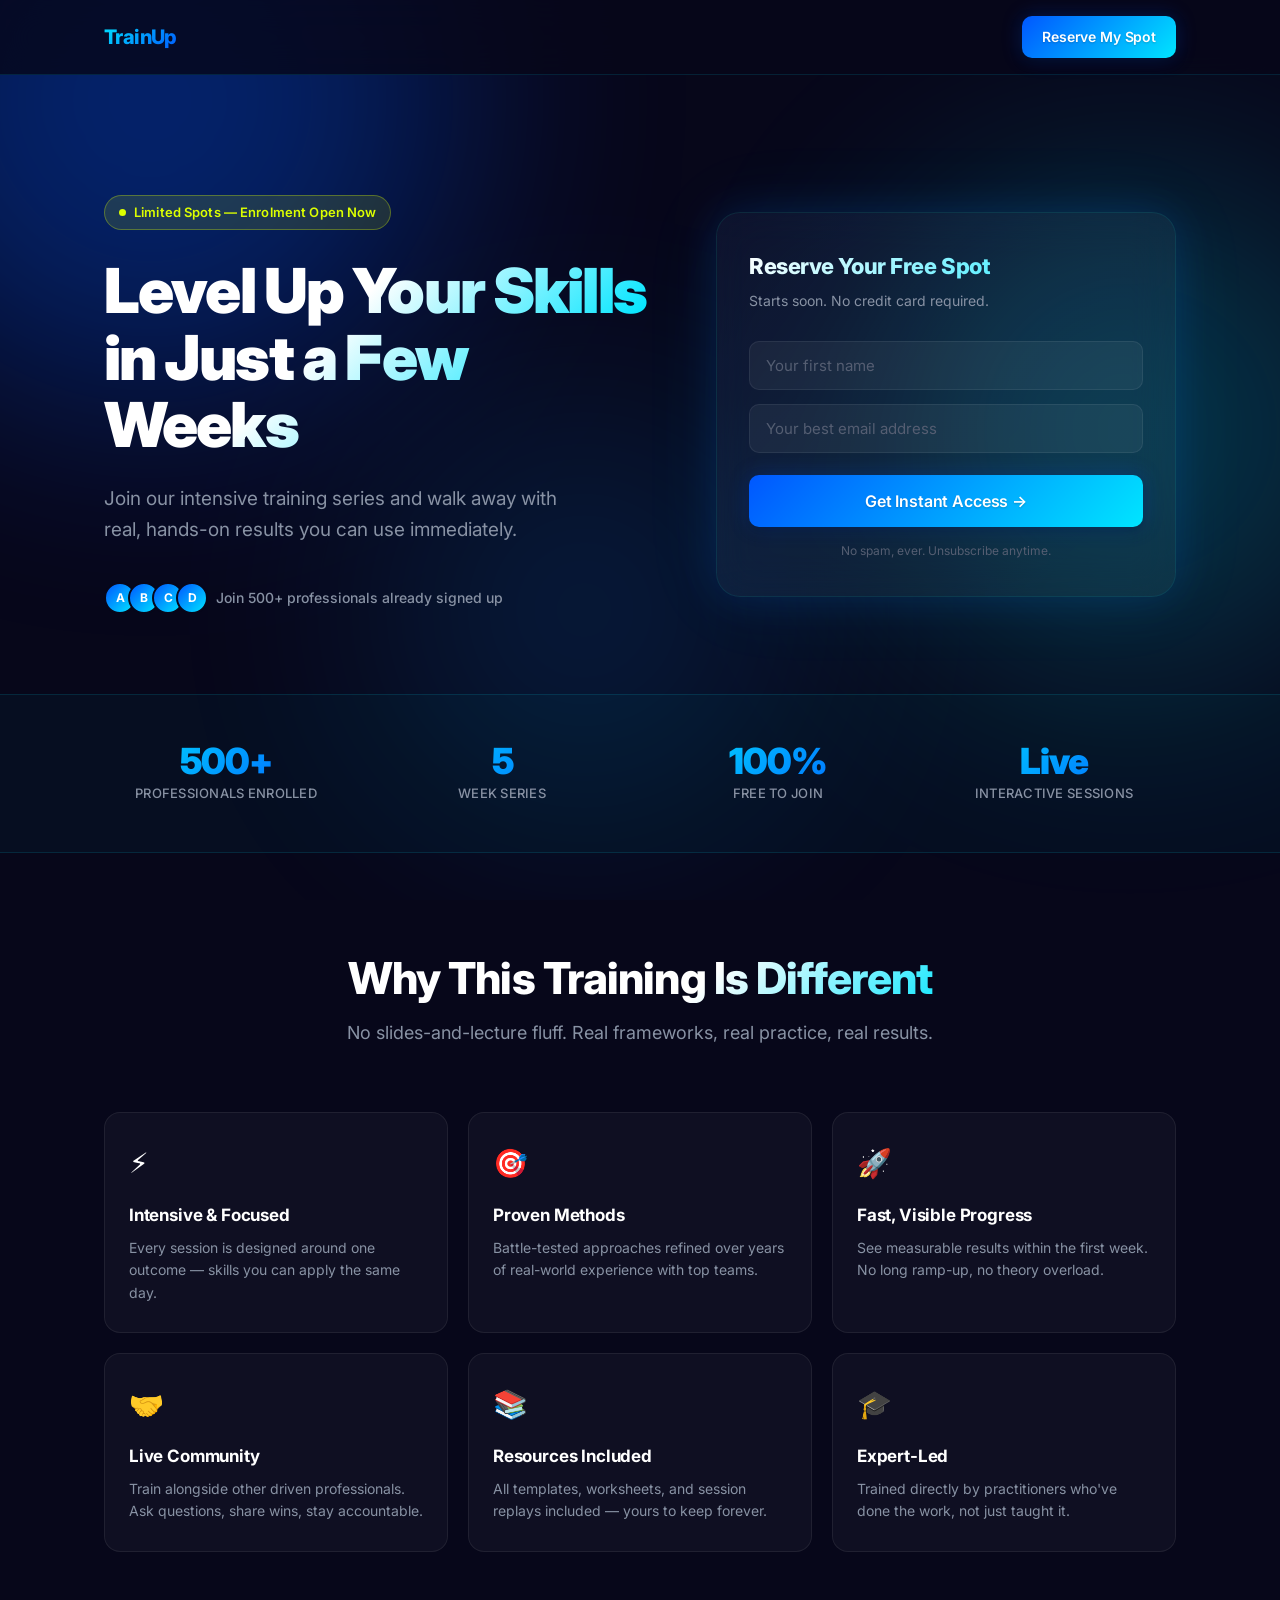
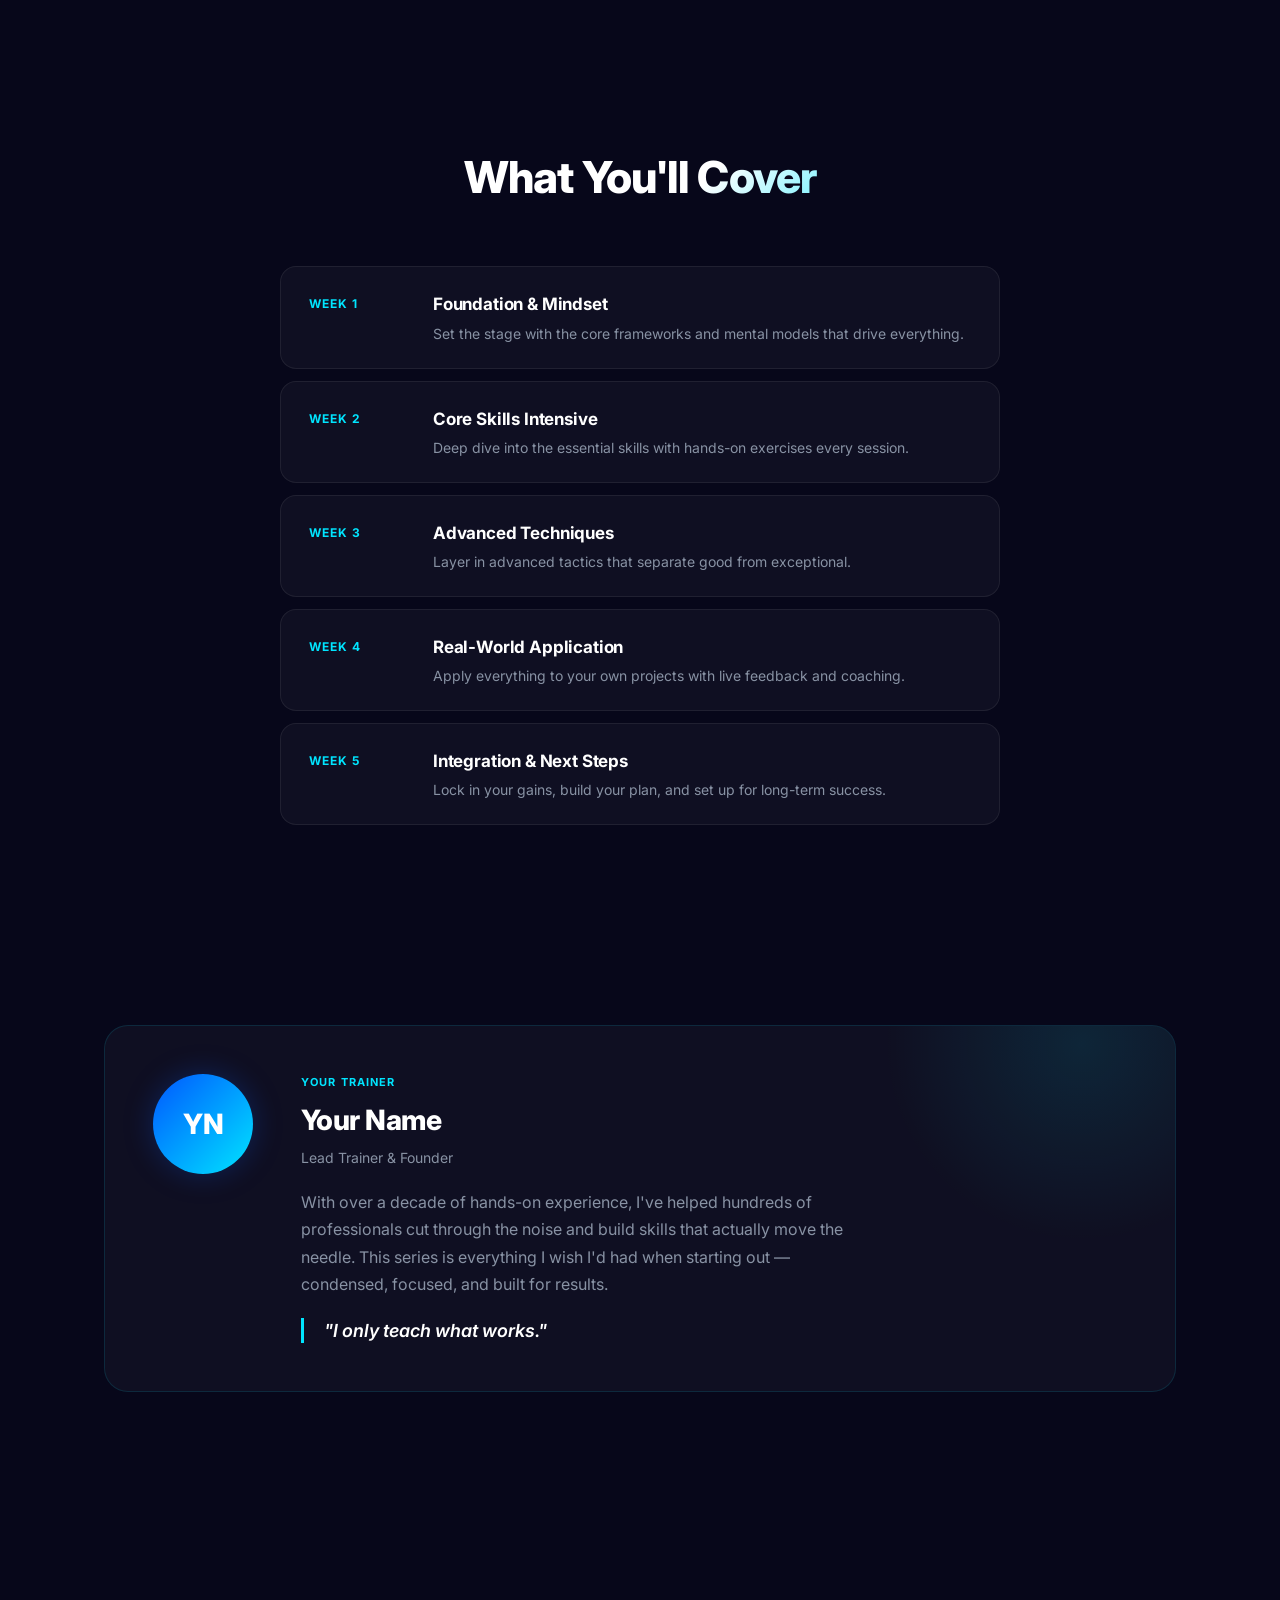
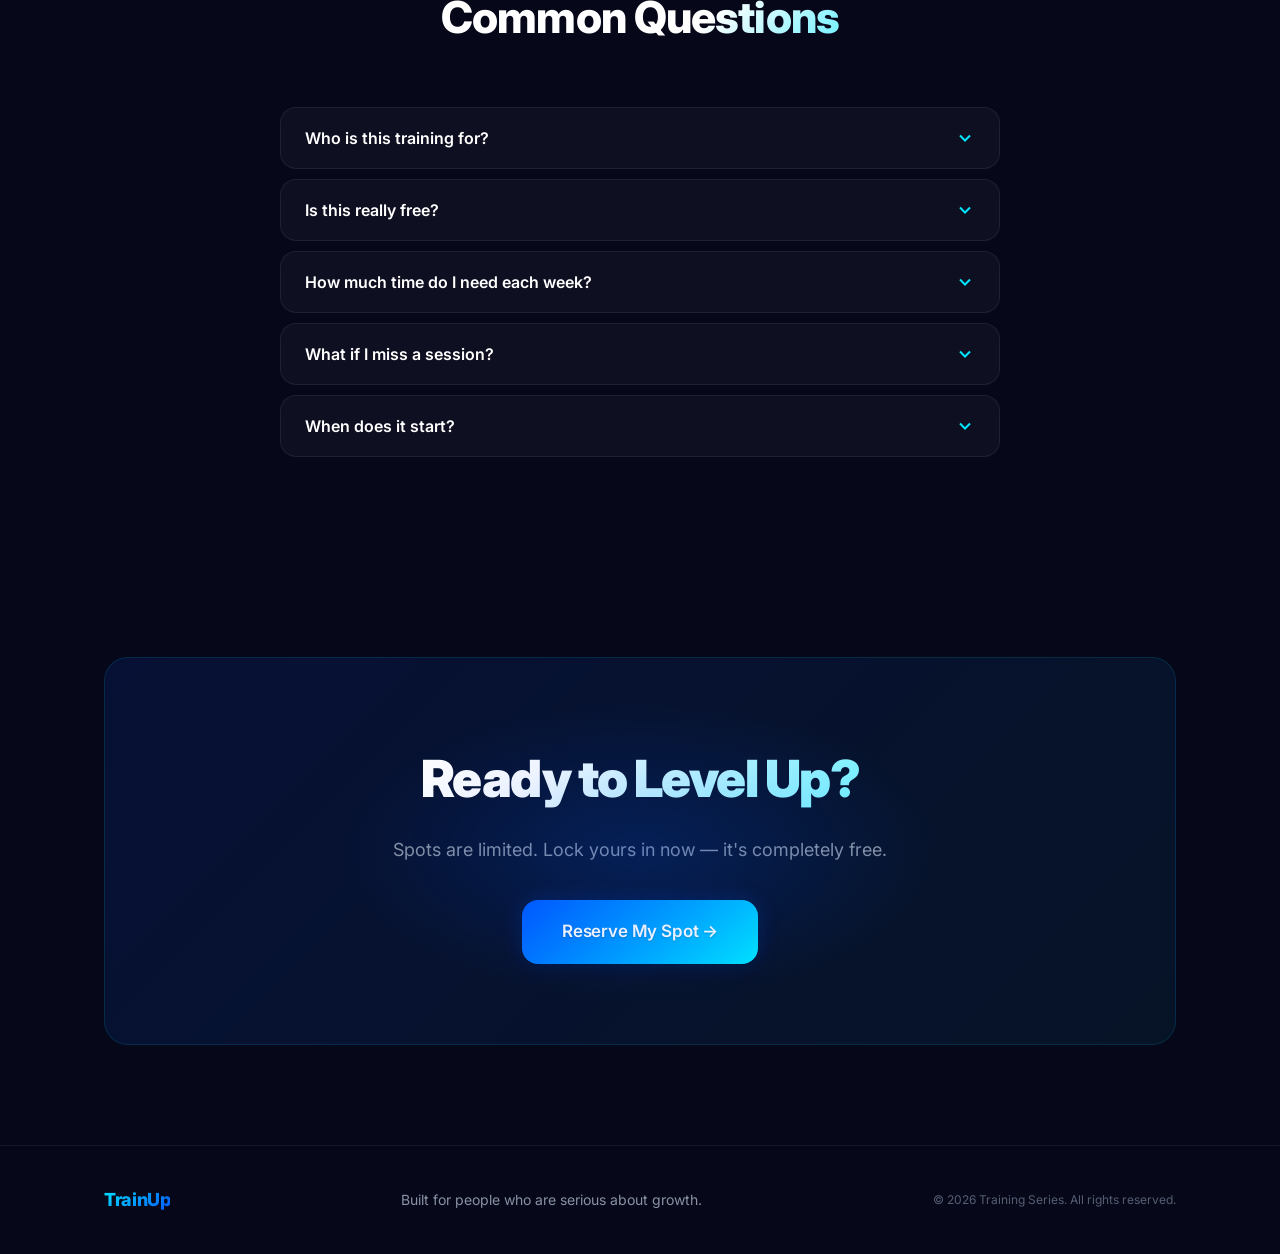
<file: index.html>
<!DOCTYPE html>
<html lang="en">
<head>
  <meta charset="UTF-8" />
  <meta name="viewport" content="width=device-width, initial-scale=1.0" />
  <title>Training Series</title>
  <meta name="description" content="Join our intensive training series and level up your skills in just a few weeks." />
  <meta property="og:title" content="Training Series — Reserve Your Free Spot" />
  <meta property="og:description" content="Intensive, hands-on training. Real results. 100% free to join." />
  <link rel="preconnect" href="https://fonts.googleapis.com" />
  <link rel="preconnect" href="https://fonts.gstatic.com" crossorigin />
  <link href="https://fonts.googleapis.com/css2?family=Inter:wght@300;400;500;600;700;800;900&display=swap" rel="stylesheet" />
  <link rel="stylesheet" href="style.css" />

  <!-- Netlify Identity (for CMS login) -->
  <script src="https://identity.netlify.com/v1/netlify-identity-widget.js"></script>
</head>
<body>

  <!-- ─── BACKGROUND ORBS ─────────────────────── -->
  <div class="bg-orbs" aria-hidden="true">
    <div class="orb orb-1"></div>
    <div class="orb orb-2"></div>
    <div class="orb orb-3"></div>
  </div>

  <!-- ─── NAV ─────────────────────────────────── -->
  <nav class="nav" id="nav">
    <div class="container nav-inner">
      <a href="#" class="nav-logo" id="nav-logo">TrainUp</a>
      <a href="#signup" class="btn btn-sm" id="nav-cta">Reserve My Spot</a>
    </div>
  </nav>

  <!-- ─── HERO ─────────────────────────────────── -->
  <section class="hero" id="hero">
    <div class="container hero-grid">

      <div class="hero-copy">
        <div class="badge" id="hero-badge">Limited Spots — Enrolment Open Now</div>
        <h1 class="hero-headline" id="hero-headline">Level Up Your Skills in Just a Few Weeks</h1>
        <p class="hero-sub" id="hero-sub">Join our intensive training series and walk away with real, hands-on results you can use immediately.</p>
        <div class="hero-proof" id="hero-proof">
          <div class="proof-avatars">
            <span class="avatar">A</span>
            <span class="avatar">B</span>
            <span class="avatar">C</span>
            <span class="avatar">D</span>
          </div>
          <span>Join 500+ professionals already signed up</span>
        </div>
      </div>

      <div class="form-card" id="signup">
        <div class="form-card-inner">
          <h2 class="form-headline" id="form-headline">Reserve Your Free Spot</h2>
          <p class="form-sub" id="form-sub">Starts soon. No credit card required.</p>

          <form id="signup-form" novalidate>
            <div class="field-group">
              <input
                type="text"
                id="name"
                name="name"
                placeholder="Your first name"
                required
                autocomplete="given-name"
              />
            </div>
            <div class="field-group">
              <input
                type="email"
                id="email"
                name="email"
                placeholder="Your best email address"
                required
                autocomplete="email"
              />
            </div>
            <button type="submit" class="btn btn-full" id="submit-btn">
              <span id="btn-text">Get Instant Access →</span>
              <span id="btn-loading" class="hidden">Signing you up…</span>
            </button>
            <p class="form-privacy">No spam, ever. Unsubscribe anytime.</p>
          </form>

          <div id="form-success" class="form-success hidden">
            <div class="success-icon">🎉</div>
            <h3>You're in!</h3>
            <p>Check your inbox — your confirmation is on its way.</p>
          </div>

          <div id="form-error" class="form-error hidden">
            <p>Something went wrong. Please try again or email us directly.</p>
          </div>
        </div>
      </div>

    </div>
  </section>

  <!-- ─── TRUST BAR ─────────────────────────────── -->
  <section class="trust-bar">
    <div class="container trust-grid" id="trust-grid">
      <div class="trust-item">
        <span class="trust-value">500+</span>
        <span class="trust-label">Professionals Enrolled</span>
      </div>
      <div class="trust-item">
        <span class="trust-value">5</span>
        <span class="trust-label">Week Series</span>
      </div>
      <div class="trust-item">
        <span class="trust-value">100%</span>
        <span class="trust-label">Free to Join</span>
      </div>
      <div class="trust-item">
        <span class="trust-value">Live</span>
        <span class="trust-label">Interactive Sessions</span>
      </div>
    </div>
  </section>

  <!-- ─── BENEFITS ──────────────────────────────── -->
  <section class="section benefits">
    <div class="container">
      <div class="section-header">
        <h2 class="section-title" id="benefits-headline">Why This Training Is Different</h2>
        <p class="section-sub" id="benefits-sub">No slides-and-lecture fluff. Real frameworks, real practice, real results.</p>
      </div>
      <div class="benefits-grid" id="benefits-grid">
        <!-- Populated by JS -->
        <div class="benefit-card skeleton"></div>
        <div class="benefit-card skeleton"></div>
        <div class="benefit-card skeleton"></div>
        <div class="benefit-card skeleton"></div>
        <div class="benefit-card skeleton"></div>
        <div class="benefit-card skeleton"></div>
      </div>
    </div>
  </section>

  <!-- ─── SCHEDULE ──────────────────────────────── -->
  <section class="section schedule">
    <div class="container">
      <div class="section-header">
        <h2 class="section-title" id="schedule-headline">What You'll Cover</h2>
      </div>
      <div class="schedule-list" id="schedule-list">
        <!-- Populated by JS -->
      </div>
    </div>
  </section>

  <!-- ─── TRAINER ───────────────────────────────── -->
  <section class="section trainer">
    <div class="container">
      <div class="trainer-card">
        <div class="trainer-avatar" id="trainer-avatar">YN</div>
        <div class="trainer-body">
          <div class="trainer-meta">
            <span class="trainer-label">Your Trainer</span>
            <h3 class="trainer-name" id="trainer-name">Your Name</h3>
            <span class="trainer-title" id="trainer-title">Lead Trainer & Founder</span>
          </div>
          <p class="trainer-bio" id="trainer-bio">
            With over a decade of hands-on experience, I've helped hundreds of professionals cut through the noise and build skills that actually move the needle.
          </p>
          <blockquote class="trainer-quote" id="trainer-quote">"I only teach what works."</blockquote>
        </div>
      </div>
    </div>
  </section>

  <!-- ─── FAQ ──────────────────────────────────── -->
  <section class="section faq">
    <div class="container">
      <div class="section-header">
        <h2 class="section-title" id="faq-headline">Common Questions</h2>
      </div>
      <div class="faq-list" id="faq-list">
        <!-- Populated by JS -->
      </div>
    </div>
  </section>

  <!-- ─── FINAL CTA ─────────────────────────────── -->
  <section class="section final-cta">
    <div class="container">
      <div class="cta-box">
        <h2 class="cta-headline" id="cta-headline">Ready to Level Up?</h2>
        <p class="cta-sub" id="cta-sub">Spots are limited. Lock yours in now — it's completely free.</p>
        <a href="#signup" class="btn btn-lg" id="cta-btn">Reserve My Spot →</a>
      </div>
    </div>
  </section>

  <!-- ─── FOOTER ────────────────────────────────── -->
  <footer class="footer">
    <div class="container footer-inner">
      <span class="footer-logo" id="footer-logo">TrainUp</span>
      <span class="footer-tagline" id="footer-tagline">Built for people who are serious about growth.</span>
      <span class="footer-copy" id="footer-copy">© 2026 Training Series. All rights reserved.</span>
    </div>
  </footer>

  <script src="app.js"></script>

  <!-- Netlify Identity redirect for CMS -->
  <script>
    if (window.netlifyIdentity) {
      window.netlifyIdentity.on("init", user => {
        if (!user) {
          window.netlifyIdentity.on("login", () => {
            document.location.href = "/admin/";
          });
        }
      });
    }
  </script>
</body>
</html>
</file>
<file: style.css>
/* ═══════════════════════════════════════════════
   DESIGN TOKENS
═══════════════════════════════════════════════ */
:root {
  --bg:         #07071A;
  --bg-2:       #0C0C26;
  --bg-card:    rgba(255, 255, 255, 0.035);
  --bg-card-h:  rgba(255, 255, 255, 0.065);
  --cyan:       #00E5FF;
  --cyan-glow:  rgba(0, 229, 255, 0.18);
  --cyan-dim:   rgba(0, 229, 255, 0.10);
  --blue:       #0057FF;
  --blue-glow:  rgba(0, 87, 255, 0.25);
  --yellow:     #DCFF00;
  --yellow-dim: rgba(220, 255, 0, 0.12);
  --white:      #FFFFFF;
  --gray:       #8892A4;
  --gray-dim:   #555E72;
  --border:     rgba(0, 229, 255, 0.12);
  --border-2:   rgba(255, 255, 255, 0.07);
  --radius:     16px;
  --radius-sm:  10px;
  --radius-lg:  24px;
  --transition: 0.2s cubic-bezier(0.4, 0, 0.2, 1);
  --font:       'Inter', system-ui, -apple-system, sans-serif;
  --shadow:     0 0 40px rgba(0, 87, 255, 0.15), 0 0 80px rgba(0, 229, 255, 0.08);
}

/* ═══════════════════════════════════════════════
   RESET & BASE
═══════════════════════════════════════════════ */
*, *::before, *::after { box-sizing: border-box; margin: 0; padding: 0; }

html {
  scroll-behavior: smooth;
  scroll-padding-top: 80px;
}

body {
  font-family: var(--font);
  background: var(--bg);
  color: var(--white);
  line-height: 1.6;
  overflow-x: hidden;
  -webkit-font-smoothing: antialiased;
}

img { max-width: 100%; display: block; }

a { color: inherit; text-decoration: none; }

/* ═══════════════════════════════════════════════
   BACKGROUND ORBS
═══════════════════════════════════════════════ */
.bg-orbs {
  position: fixed;
  inset: 0;
  z-index: 0;
  pointer-events: none;
  overflow: hidden;
}

.orb {
  position: absolute;
  border-radius: 50%;
  filter: blur(120px);
  opacity: 0.35;
  animation: drift 20s ease-in-out infinite;
}

.orb-1 {
  width: 600px; height: 600px;
  background: var(--blue);
  top: -200px; left: -150px;
  animation-delay: 0s;
}

.orb-2 {
  width: 500px; height: 500px;
  background: var(--cyan);
  top: 20%; right: -100px;
  animation-delay: -7s;
  opacity: 0.2;
}

.orb-3 {
  width: 400px; height: 400px;
  background: radial-gradient(circle, var(--blue), var(--cyan));
  bottom: 10%; left: 30%;
  animation-delay: -14s;
  opacity: 0.15;
}

@keyframes drift {
  0%, 100% { transform: translate(0, 0) scale(1); }
  33%       { transform: translate(40px, -30px) scale(1.05); }
  66%       { transform: translate(-20px, 20px) scale(0.97); }
}

/* ═══════════════════════════════════════════════
   LAYOUT
═══════════════════════════════════════════════ */
.container {
  max-width: 1120px;
  margin: 0 auto;
  padding: 0 24px;
  position: relative;
  z-index: 1;
}

.section {
  padding: 100px 0;
}

.section-header {
  text-align: center;
  max-width: 640px;
  margin: 0 auto 64px;
}

.section-title {
  font-size: clamp(28px, 4vw, 44px);
  font-weight: 800;
  line-height: 1.15;
  letter-spacing: -0.02em;
  margin-bottom: 16px;
  background: linear-gradient(135deg, var(--white) 60%, var(--cyan));
  -webkit-background-clip: text;
  -webkit-text-fill-color: transparent;
  background-clip: text;
}

.section-sub {
  font-size: 18px;
  color: var(--gray);
  line-height: 1.6;
}

.hidden { display: none !important; }

/* ═══════════════════════════════════════════════
   BUTTONS
═══════════════════════════════════════════════ */
.btn {
  display: inline-flex;
  align-items: center;
  justify-content: center;
  gap: 8px;
  padding: 14px 28px;
  border-radius: var(--radius-sm);
  font-family: var(--font);
  font-size: 15px;
  font-weight: 600;
  cursor: pointer;
  border: none;
  transition: all var(--transition);
  background: linear-gradient(135deg, var(--blue), var(--cyan));
  color: var(--white);
  box-shadow: 0 0 20px var(--blue-glow), 0 4px 12px rgba(0,0,0,0.3);
  text-shadow: 0 1px 2px rgba(0,0,0,0.2);
  letter-spacing: -0.01em;
}

.btn:hover {
  transform: translateY(-2px);
  box-shadow: 0 0 30px var(--blue-glow), 0 0 60px var(--cyan-glow), 0 8px 24px rgba(0,0,0,0.4);
}

.btn:active { transform: translateY(0); }

.btn-sm {
  padding: 10px 20px;
  font-size: 14px;
}

.btn-lg {
  padding: 18px 40px;
  font-size: 17px;
  border-radius: var(--radius);
}

.btn-full {
  width: 100%;
  padding: 16px;
  font-size: 16px;
  border-radius: var(--radius-sm);
}

/* ═══════════════════════════════════════════════
   NAV
═══════════════════════════════════════════════ */
.nav {
  position: sticky;
  top: 0;
  z-index: 100;
  padding: 16px 0;
  background: rgba(7, 7, 26, 0.8);
  backdrop-filter: blur(20px);
  -webkit-backdrop-filter: blur(20px);
  border-bottom: 1px solid var(--border);
  transition: all var(--transition);
}

.nav-inner {
  display: flex;
  align-items: center;
  justify-content: space-between;
}

.nav-logo {
  font-size: 20px;
  font-weight: 800;
  letter-spacing: -0.03em;
  background: linear-gradient(135deg, var(--cyan), var(--blue));
  -webkit-background-clip: text;
  -webkit-text-fill-color: transparent;
  background-clip: text;
}

/* ═══════════════════════════════════════════════
   HERO
═══════════════════════════════════════════════ */
.hero {
  padding: 120px 0 80px;
  position: relative;
}

.hero-grid {
  display: grid;
  grid-template-columns: 1fr 460px;
  gap: 64px;
  align-items: center;
}

.hero-copy { max-width: 580px; }

.badge {
  display: inline-flex;
  align-items: center;
  gap: 8px;
  padding: 6px 14px;
  border-radius: 100px;
  font-size: 13px;
  font-weight: 600;
  letter-spacing: 0.01em;
  background: var(--yellow-dim);
  border: 1px solid rgba(220, 255, 0, 0.3);
  color: var(--yellow);
  margin-bottom: 28px;
}

.badge::before {
  content: '';
  width: 7px;
  height: 7px;
  border-radius: 50%;
  background: var(--yellow);
  animation: pulse 2s ease-in-out infinite;
}

@keyframes pulse {
  0%, 100% { opacity: 1; transform: scale(1); }
  50%       { opacity: 0.5; transform: scale(0.8); }
}

.hero-headline {
  font-size: clamp(36px, 5vw, 62px);
  font-weight: 900;
  line-height: 1.08;
  letter-spacing: -0.03em;
  margin-bottom: 24px;
  background: linear-gradient(135deg, var(--white) 40%, var(--cyan) 80%, var(--blue));
  -webkit-background-clip: text;
  -webkit-text-fill-color: transparent;
  background-clip: text;
}

.hero-sub {
  font-size: 19px;
  color: var(--gray);
  line-height: 1.65;
  margin-bottom: 36px;
  max-width: 480px;
}

.hero-proof {
  display: flex;
  align-items: center;
  gap: 12px;
  font-size: 14px;
  color: var(--gray);
  font-weight: 500;
}

.proof-avatars {
  display: flex;
  margin-right: 4px;
}

.avatar {
  width: 32px;
  height: 32px;
  border-radius: 50%;
  background: linear-gradient(135deg, var(--blue), var(--cyan));
  display: flex;
  align-items: center;
  justify-content: center;
  font-size: 12px;
  font-weight: 700;
  border: 2px solid var(--bg);
  margin-right: -8px;
  color: var(--white);
}

/* ─── FORM CARD ──────────────────────────────── */
.form-card {
  position: relative;
  border-radius: var(--radius-lg);
  background: var(--bg-card);
  border: 1px solid var(--border);
  backdrop-filter: blur(20px);
  overflow: hidden;
  box-shadow: var(--shadow);
}

.form-card::before {
  content: '';
  position: absolute;
  inset: 0;
  background: linear-gradient(135deg, rgba(0,87,255,0.06) 0%, rgba(0,229,255,0.04) 100%);
  pointer-events: none;
}

.form-card-inner {
  padding: 36px 32px;
  position: relative;
}

.form-headline {
  font-size: 22px;
  font-weight: 800;
  letter-spacing: -0.02em;
  margin-bottom: 6px;
  background: linear-gradient(135deg, var(--white), var(--cyan));
  -webkit-background-clip: text;
  -webkit-text-fill-color: transparent;
  background-clip: text;
}

.form-sub {
  font-size: 14px;
  color: var(--gray);
  margin-bottom: 28px;
}

.field-group {
  margin-bottom: 14px;
}

.field-group input {
  width: 100%;
  padding: 14px 16px;
  background: rgba(255,255,255,0.05);
  border: 1px solid var(--border-2);
  border-radius: var(--radius-sm);
  color: var(--white);
  font-family: var(--font);
  font-size: 15px;
  transition: all var(--transition);
  outline: none;
}

.field-group input::placeholder { color: var(--gray-dim); }

.field-group input:focus {
  border-color: var(--cyan);
  background: rgba(0, 229, 255, 0.05);
  box-shadow: 0 0 0 3px var(--cyan-dim);
}

.field-group input.error {
  border-color: #FF4466;
  box-shadow: 0 0 0 3px rgba(255, 68, 102, 0.1);
}

.btn-full { margin-top: 8px; }

.form-privacy {
  text-align: center;
  font-size: 12px;
  color: var(--gray-dim);
  margin-top: 14px;
}

.form-success {
  text-align: center;
  padding: 16px 0 8px;
}

.success-icon { font-size: 48px; margin-bottom: 12px; }

.form-success h3 {
  font-size: 22px;
  font-weight: 800;
  margin-bottom: 8px;
  background: linear-gradient(135deg, var(--cyan), var(--yellow));
  -webkit-background-clip: text;
  -webkit-text-fill-color: transparent;
  background-clip: text;
}

.form-success p { color: var(--gray); font-size: 15px; }

.form-error {
  background: rgba(255, 68, 102, 0.08);
  border: 1px solid rgba(255, 68, 102, 0.25);
  border-radius: var(--radius-sm);
  padding: 12px 16px;
  margin-top: 12px;
  font-size: 13px;
  color: #FF8899;
  text-align: center;
}

/* ═══════════════════════════════════════════════
   TRUST BAR
═══════════════════════════════════════════════ */
.trust-bar {
  padding: 48px 0;
  background: rgba(0, 229, 255, 0.03);
  border-top: 1px solid var(--border);
  border-bottom: 1px solid var(--border);
  position: relative;
  z-index: 1;
}

.trust-grid {
  display: grid;
  grid-template-columns: repeat(4, 1fr);
  gap: 32px;
  text-align: center;
}

.trust-item {
  display: flex;
  flex-direction: column;
  gap: 4px;
}

.trust-value {
  font-size: 36px;
  font-weight: 900;
  letter-spacing: -0.03em;
  background: linear-gradient(135deg, var(--cyan), var(--blue));
  -webkit-background-clip: text;
  -webkit-text-fill-color: transparent;
  background-clip: text;
  line-height: 1;
}

.trust-label {
  font-size: 13px;
  font-weight: 500;
  color: var(--gray);
  letter-spacing: 0.02em;
  text-transform: uppercase;
}

/* ═══════════════════════════════════════════════
   BENEFITS
═══════════════════════════════════════════════ */
.benefits-grid {
  display: grid;
  grid-template-columns: repeat(3, 1fr);
  gap: 20px;
}

.benefit-card {
  padding: 28px 24px;
  background: var(--bg-card);
  border: 1px solid var(--border-2);
  border-radius: var(--radius);
  transition: all var(--transition);
  position: relative;
  overflow: hidden;
}

.benefit-card::before {
  content: '';
  position: absolute;
  inset: 0;
  opacity: 0;
  background: linear-gradient(135deg, var(--cyan-dim), transparent);
  transition: opacity var(--transition);
}

.benefit-card:hover {
  border-color: var(--border);
  transform: translateY(-4px);
  box-shadow: 0 12px 40px rgba(0,0,0,0.3), 0 0 30px var(--cyan-glow);
}

.benefit-card:hover::before { opacity: 1; }

.benefit-icon {
  font-size: 28px;
  margin-bottom: 16px;
  display: block;
}

.benefit-title {
  font-size: 17px;
  font-weight: 700;
  margin-bottom: 8px;
  letter-spacing: -0.01em;
}

.benefit-desc {
  font-size: 14px;
  color: var(--gray);
  line-height: 1.6;
}

/* Skeleton loading */
.skeleton {
  background: linear-gradient(90deg,
    rgba(255,255,255,0.04) 25%,
    rgba(255,255,255,0.08) 50%,
    rgba(255,255,255,0.04) 75%
  );
  background-size: 200% 100%;
  animation: shimmer 1.5s infinite;
  min-height: 140px;
}

@keyframes shimmer {
  0%   { background-position: 200% 0; }
  100% { background-position: -200% 0; }
}

/* ═══════════════════════════════════════════════
   SCHEDULE
═══════════════════════════════════════════════ */
.schedule { background: transparent; }

.schedule-list {
  display: flex;
  flex-direction: column;
  gap: 12px;
  max-width: 720px;
  margin: 0 auto;
  counter-reset: week;
}

.schedule-item {
  display: grid;
  grid-template-columns: 100px 1fr;
  gap: 24px;
  align-items: start;
  padding: 24px 28px;
  background: var(--bg-card);
  border: 1px solid var(--border-2);
  border-radius: var(--radius);
  transition: all var(--transition);
}

.schedule-item:hover {
  border-color: var(--border);
  background: var(--bg-card-h);
}

.schedule-week {
  font-size: 12px;
  font-weight: 700;
  letter-spacing: 0.08em;
  text-transform: uppercase;
  color: var(--cyan);
  padding-top: 3px;
}

.schedule-title {
  font-size: 17px;
  font-weight: 700;
  margin-bottom: 4px;
  letter-spacing: -0.01em;
}

.schedule-desc {
  font-size: 14px;
  color: var(--gray);
  line-height: 1.5;
}

/* ═══════════════════════════════════════════════
   TRAINER
═══════════════════════════════════════════════ */
.trainer-card {
  display: grid;
  grid-template-columns: auto 1fr;
  gap: 48px;
  align-items: start;
  padding: 48px;
  background: var(--bg-card);
  border: 1px solid var(--border);
  border-radius: var(--radius-lg);
  position: relative;
  overflow: hidden;
}

.trainer-card::before {
  content: '';
  position: absolute;
  top: -50%; right: -10%;
  width: 400px; height: 400px;
  border-radius: 50%;
  background: radial-gradient(circle, var(--cyan-dim) 0%, transparent 70%);
  pointer-events: none;
}

.trainer-avatar {
  width: 100px;
  height: 100px;
  border-radius: 50%;
  background: linear-gradient(135deg, var(--blue), var(--cyan));
  display: flex;
  align-items: center;
  justify-content: center;
  font-size: 28px;
  font-weight: 800;
  color: var(--white);
  box-shadow: 0 0 30px var(--blue-glow);
  flex-shrink: 0;
}

.trainer-label {
  display: block;
  font-size: 11px;
  font-weight: 700;
  letter-spacing: 0.1em;
  text-transform: uppercase;
  color: var(--cyan);
  margin-bottom: 6px;
}

.trainer-name {
  font-size: 28px;
  font-weight: 800;
  letter-spacing: -0.02em;
  margin-bottom: 4px;
}

.trainer-title {
  font-size: 14px;
  color: var(--gray);
  margin-bottom: 20px;
  display: block;
}

.trainer-bio {
  font-size: 16px;
  color: var(--gray);
  line-height: 1.7;
  margin-bottom: 20px;
  max-width: 560px;
}

.trainer-quote {
  font-size: 18px;
  font-weight: 600;
  font-style: italic;
  color: var(--white);
  padding-left: 20px;
  border-left: 3px solid var(--cyan);
  line-height: 1.4;
}

/* ═══════════════════════════════════════════════
   FAQ
═══════════════════════════════════════════════ */
.faq-list {
  max-width: 720px;
  margin: 0 auto;
  display: flex;
  flex-direction: column;
  gap: 10px;
}

.faq-item {
  background: var(--bg-card);
  border: 1px solid var(--border-2);
  border-radius: var(--radius);
  overflow: hidden;
  transition: border-color var(--transition);
}

.faq-item.open { border-color: var(--border); }

.faq-question {
  width: 100%;
  display: flex;
  align-items: center;
  justify-content: space-between;
  padding: 20px 24px;
  background: none;
  border: none;
  color: var(--white);
  font-family: var(--font);
  font-size: 16px;
  font-weight: 600;
  cursor: pointer;
  text-align: left;
  gap: 16px;
  transition: background var(--transition);
}

.faq-question:hover { background: var(--bg-card-h); }

.faq-chevron {
  width: 20px;
  height: 20px;
  flex-shrink: 0;
  color: var(--cyan);
  transition: transform var(--transition);
}

.faq-item.open .faq-chevron { transform: rotate(180deg); }

.faq-answer {
  max-height: 0;
  overflow: hidden;
  transition: max-height 0.3s cubic-bezier(0.4, 0, 0.2, 1);
}

.faq-item.open .faq-answer { max-height: 300px; }

.faq-answer-inner {
  padding: 0 24px 20px;
  font-size: 15px;
  color: var(--gray);
  line-height: 1.7;
}

/* ═══════════════════════════════════════════════
   FINAL CTA
═══════════════════════════════════════════════ */
.final-cta { text-align: center; }

.cta-box {
  padding: 80px 48px;
  border-radius: var(--radius-lg);
  background: linear-gradient(135deg, rgba(0,87,255,0.12), rgba(0,229,255,0.06));
  border: 1px solid var(--border);
  position: relative;
  overflow: hidden;
}

.cta-box::before {
  content: '';
  position: absolute;
  top: 50%; left: 50%;
  transform: translate(-50%, -50%);
  width: 600px; height: 300px;
  background: radial-gradient(ellipse, rgba(0,87,255,0.2) 0%, transparent 70%);
  pointer-events: none;
}

.cta-headline {
  font-size: clamp(32px, 4vw, 52px);
  font-weight: 900;
  letter-spacing: -0.03em;
  margin-bottom: 16px;
  background: linear-gradient(135deg, var(--white) 40%, var(--cyan));
  -webkit-background-clip: text;
  -webkit-text-fill-color: transparent;
  background-clip: text;
}

.cta-sub {
  font-size: 18px;
  color: var(--gray);
  margin-bottom: 36px;
}

/* ═══════════════════════════════════════════════
   FOOTER
═══════════════════════════════════════════════ */
.footer {
  padding: 40px 0;
  border-top: 1px solid var(--border-2);
  position: relative;
  z-index: 1;
}

.footer-inner {
  display: flex;
  align-items: center;
  justify-content: space-between;
  gap: 16px;
  flex-wrap: wrap;
}

.footer-logo {
  font-size: 18px;
  font-weight: 800;
  letter-spacing: -0.02em;
  background: linear-gradient(135deg, var(--cyan), var(--blue));
  -webkit-background-clip: text;
  -webkit-text-fill-color: transparent;
  background-clip: text;
}

.footer-tagline { color: var(--gray); font-size: 14px; }

.footer-copy { font-size: 12px; color: var(--gray-dim); }

/* ═══════════════════════════════════════════════
   RESPONSIVE
═══════════════════════════════════════════════ */
@media (max-width: 1024px) {
  .hero-grid {
    grid-template-columns: 1fr;
    gap: 48px;
  }

  .hero-copy { max-width: 100%; }

  .form-card { max-width: 480px; margin: 0 auto; }

  .benefits-grid {
    grid-template-columns: repeat(2, 1fr);
  }

  .trainer-card {
    grid-template-columns: 1fr;
    text-align: center;
    gap: 24px;
  }

  .trainer-avatar { margin: 0 auto; }
  .trainer-quote { margin: 0 auto; }
}

@media (max-width: 768px) {
  .hero { padding: 80px 0 60px; }
  .section { padding: 72px 0; }

  .trust-grid { grid-template-columns: repeat(2, 1fr); }

  .benefits-grid { grid-template-columns: 1fr; }

  .schedule-item { grid-template-columns: 1fr; gap: 8px; }
  .schedule-week { font-size: 11px; }

  .trainer-card { padding: 32px 24px; }

  .cta-box { padding: 48px 24px; }

  .footer-inner {
    flex-direction: column;
    text-align: center;
  }
}

@media (max-width: 480px) {
  .form-card-inner { padding: 28px 20px; }
  .nav-inner { gap: 16px; }
  .hero-headline { font-size: 34px; }
}
</file>
